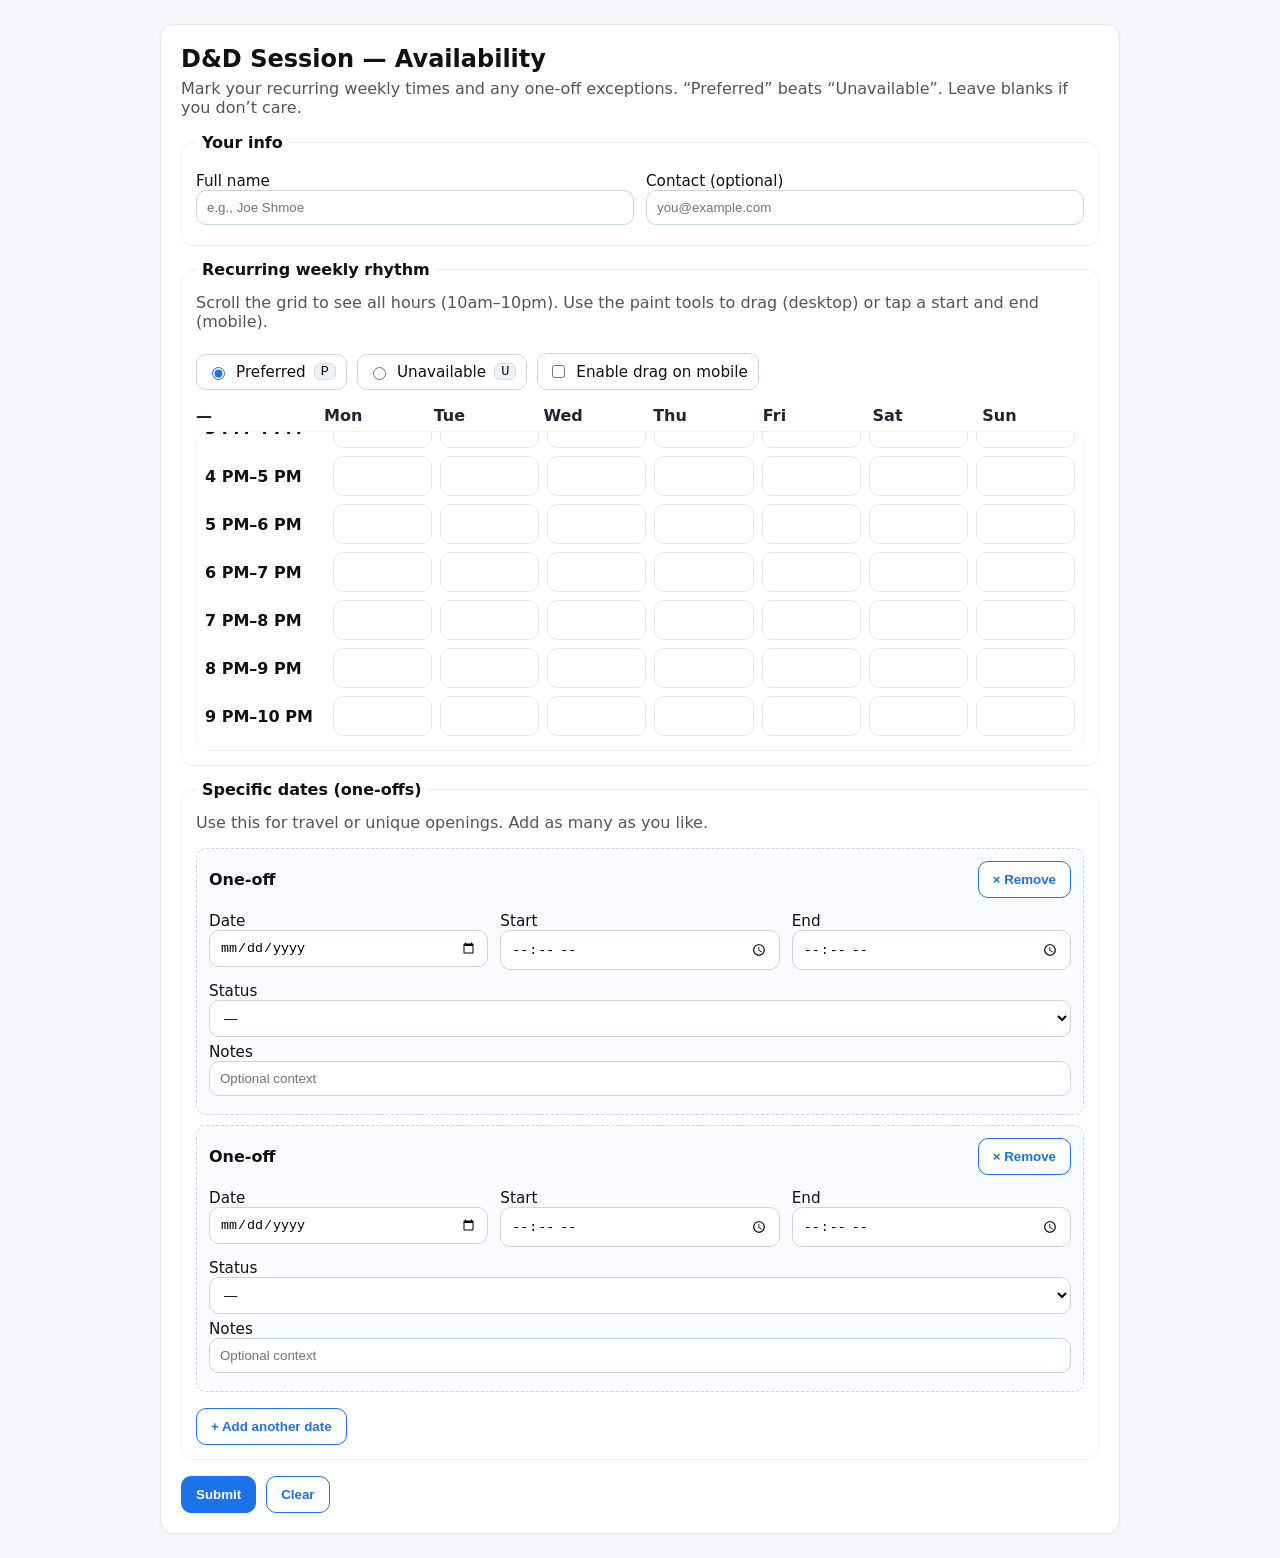
<file: index.html>
<!DOCTYPE html>
<html lang="en">
<head>
  <meta charset="utf-8" />
  <meta name="viewport" content="width=device-width,initial-scale=1" />
  <title>D&D Session — Availability</title>
  <meta name="description" content="Tell us the times you can play D&D this month." />
  <style>
    :root { --b:#111; --m:#555; --g:#e9eef5; --card:#fff; --p:#1a73e8; --ok:#198754; --no:#c0392b; --pending:#fff4cc; --pending-border:#f2d680; }
    * { box-sizing: border-box; }
    body { font-family: system-ui, -apple-system, Segoe UI, Roboto, Arial, sans-serif; background:#f6f7fb; margin:0; padding:24px; color:var(--b); }
    .wrap { max-width: 960px; margin: 0 auto; }
    .card { background:var(--card); border:1px solid #e5e7eb; border-radius:14px; padding:20px; box-shadow:0 1px 3px rgba(0,0,0,.04); }
    h1 { margin:0 0 6px; font-size:1.5rem; }
    p.muted { color:var(--m); margin:0 0 16px; }
    fieldset { border:1px solid #eef0f3; border-radius:12px; padding:14px; margin:14px 0; }
    legend { font-weight:600; padding:0 6px; }
    label { display:block; font-size:.95rem; margin:6px 0; }
    input[type="text"], input[type="email"], input[type="time"], input[type="date"], select, textarea {
      width:100%; padding:9px 10px; border:1px solid #cbd5e1; border-radius:10px; background:#fff;
    }
    .grid2 { display:grid; grid-template-columns: 1fr 1fr; gap:12px; }
    .grid3 { display:grid; grid-template-columns: 1fr 1fr 1fr; gap:12px; }

    .row { display:grid; grid-template-columns: 120px repeat(7, 1fr); gap:8px; align-items:center; margin:8px 0; }
    .row > div:first-child { font-weight:600; }
    .row.header { font-weight:600; color:#223; margin-bottom:6px; position:sticky; top:0; background:#fff; z-index:1; padding-top:2px; }

    .scroll-wrap {
      max-height: 320px;
      overflow-y: auto;
      padding-right: 6px;
      scroll-behavior: smooth;
      border: 1px solid #eef0f3;
      border-radius: 12px;
      padding: 6px 8px;
      background: #fff;
      -webkit-overflow-scrolling: touch;
    }

    .cell {
      display:flex; align-items:center; justify-content:center;
      border:1px solid #e5e7eb; border-radius:10px; min-height:40px;
      background:#fff; cursor:pointer; user-select:none;
      outline: none; touch-action: manipulation;
      transition: background-color .12s ease, border-color .12s ease, color .12s ease;
      text-align:center; line-height:1.1; padding:4px 6px;
    }
    .cell:focus { box-shadow:0 0 0 2px #cde1ff; }
    .cell.preferred { background:#e8f6ee; border-color:#cfe9da; color:#0f5132; }
    .cell.unavailable { background:#fdecea; border-color:#f5c2c0; color:#842029; }
    .cell.pending { background:var(--pending); border-color:var(--pending-border); color:#6a5a00; }

    .actions { display:flex; gap:10px; margin-top:16px; flex-wrap:wrap; }
    button { padding:10px 14px; border-radius:10px; border:1px solid var(--p); background:var(--p); color:#fff; font-weight:600; cursor:pointer; }
    button.secondary { background:#fff; color:#1a73e8; }
    .hr { height:1px; background:#e5e7eb; margin:16px 0; }

    .oneoff-card { border:1px dashed #d1d5db; border-radius:10px; padding:12px; margin:10px 0; background:#fafbff; }
    .oneoff-head { display:flex; justify-content:space-between; align-items:center; margin-bottom:8px; }

    .toolbar { display:flex; gap:10px; align-items:center; margin:8px 0 8px; flex-wrap:wrap; }
    .tool, .toggle { display:inline-flex; align-items:center; gap:8px; padding:8px 10px; border:1px solid #d0d7de; border-radius:10px; background:#fff; }
    .tool input { accent-color:#1a73e8; }
    .kbd { font-family: ui-monospace, Menlo, Consolas, monospace; background:#eef1f6; border:1px solid #d8dee9; padding:0 6px; border-radius:6px; font-size:.85rem; }

    @media (max-width: 640px) { .cell { min-height:48px; } }

    /* visually-hidden for SR live region */
    .visually-hidden { position:absolute!important; width:1px;height:1px; padding:0;margin:0;overflow:hidden;clip:rect(0,0,0,0);white-space:nowrap;border:0; }
  </style>
</head>
<body>
  <div class="wrap">
    <div class="card">

      <h1>D&D Session — Availability</h1>
      <p class="muted">Mark your recurring weekly times and any one-off exceptions. “Preferred” beats “Unavailable”. Leave blanks if you don’t care.</p>

      <form id="availability-form" action="https://formspree.io/f/xreypdkn" method="POST">
        <input type="text" name="_gotcha" style="display:none" tabindex="-1" autocomplete="off" />
        <input type="hidden" name="_redirect" value="./thanks.html" />
        <input type="hidden" name="_spec_version" value="v1.3" />
        <div id="sr-status" aria-live="polite" class="visually-hidden"></div>

        <fieldset>
          <legend>Your info</legend>
          <div class="grid2">
            <label>Full name
              <input required type="text" name="name" placeholder="e.g., Joe Shmoe" />
            </label>
            <label>Contact (optional)
              <input type="email" name="email" placeholder="you@example.com" />
            </label>
          </div>
        </fieldset>

        <fieldset aria-labelledby="weekly-legend">
          <legend id="weekly-legend">Recurring weekly rhythm</legend>
          <p class="muted">Scroll the grid to see all hours (10am–10pm). Use the paint tools to drag (desktop) or tap a start and end (mobile).</p>

          <div class="toolbar" aria-label="Paint options">
            <label class="tool"><input type="radio" name="paint" value="preferred" checked /> Preferred <span class="kbd">P</span></label>
            <label class="tool"><input type="radio" name="paint" value="unavailable" /> Unavailable <span class="kbd">U</span></label>
            <label class="toggle" title="On touch screens, tap start & end cells to fill a vertical range.">
              <input type="checkbox" id="mobile-drag-toggle" />
              Enable drag on mobile
            </label>
          </div>

          <div class="row header" aria-hidden="true">
            <div>—</div>
            <div>Mon</div><div>Tue</div><div>Wed</div><div>Thu</div><div>Fri</div><div>Sat</div><div>Sun</div>
          </div>

          <div id="weekly-grid" class="scroll-wrap" aria-label="Weekly availability grid (scrollable)"></div>
        </fieldset>

        <fieldset aria-labelledby="oneoff-legend">
          <legend id="oneoff-legend">Specific dates (one-offs)</legend>
          <p class="muted">Use this for travel or unique openings. Add as many as you like.</p>

          <div id="oneoff-list"></div>

          <div class="actions">
            <button type="button" id="add-oneoff" class="secondary">+ Add another date</button>
          </div>
        </fieldset>

        <div class="actions">
          <button type="submit">Submit</button>
          <button class="secondary" type="reset">Clear</button>
        </div>
      </form>

      <template id="oneoff-template">
        <div class="oneoff-card" data-oneoff>
          <div class="oneoff-head">
            <strong>One-off</strong>
            <button type="button" class="secondary" data-remove>&times; Remove</button>
          </div>
          <div class="grid3">
            <label>Date <input type="date" name="oneoff[__i__][date]" /></label>
            <label>Start <input type="time" name="oneoff[__i__][start]" /></label>
            <label>End   <input type="time" name="oneoff[__i__][end]" /></label>
          </div>
          <label>Status
            <select name="oneoff[__i__][status]">
              <option value="">—</option>
              <option>Preferred</option>
              <option>Unavailable</option>
            </select>
          </label>
          <label>Notes
            <input type="text" name="oneoff[__i__][notes]" placeholder="Optional context" />
          </label>
        </div>
      </template>

    </div>
  </div>

  <script>
    // --- SR helper ---
    function srSay(msg){
      const n = document.getElementById('sr-status');
      if (!n) return;
      n.textContent = '';
      setTimeout(()=>{ n.textContent = msg; }, 10);
    }

    // --- Metadata helpers ---
    function addHidden(form, name, value='') {
      let i = form.querySelector(`input[type="hidden"][name="${name}"]`);
      if (!i) {
        i = document.createElement('input');
        i.type = 'hidden'; i.name = name;
        form.appendChild(i);
      }
      if (value !== undefined) i.value = String(value);
      return i;
    }

    // ---------- Weekly grid (10:00–22:00), desktop drag + mobile tap-range ----------
    (function buildWeeklyGrid() {
      const grid = document.getElementById('weekly-grid');
      const form = document.getElementById('availability-form');
      const mobileDragToggle = document.getElementById('mobile-drag-toggle');
      const days = ['Mon','Tue','Wed','Thu','Fri','Sat','Sun'];
      const startHours = Array.from({length: 12}, (_, i) => 10 + i); // 10..21
      const isTouch = matchMedia('(pointer: coarse)').matches;

      // Telemetry counters
      const t0 = performance.now();
      let firstInteractionMs = null;
      let focusCount = 0, blurCount = 0, clickCount = 0;
      let cellPaints = 0, rangeSelections = 0;
      let pageMaxScroll = 0, gridMaxScroll = 0;

      // Static metadata on load
      (function captureStatic(){
        const nav = navigator || {};
        const conn = nav.connection || nav.webkitConnection || nav.mozConnection || {};
        const tz = Intl.DateTimeFormat().resolvedOptions().timeZone;
        addHidden(form, '_meta[page_url]', location.href);
        addHidden(form, '_meta[referrer]', document.referrer || '');
        addHidden(form, '_meta[user_agent]', nav.userAgent || '');
        addHidden(form, '_meta[language]', nav.language || '');
        addHidden(form, '_meta[languages]', (nav.languages||[]).join(','));
        addHidden(form, '_meta[platform]', nav.platform || '');
        addHidden(form, '_meta[vendor]', nav.vendor || '');
        addHidden(form, '_meta[deviceMemory]', nav.deviceMemory ?? '');
        addHidden(form, '_meta[hardwareConcurrency]', nav.hardwareConcurrency ?? '');
        addHidden(form, '_meta[maxTouchPoints]', nav.maxTouchPoints ?? '');
        addHidden(form, '_meta[cookieEnabled]', nav.cookieEnabled ?? '');
        addHidden(form, '_meta[doNotTrack]', nav.doNotTrack ?? '');
        addHidden(form, '_meta[timezone]', tz || '');
        addHidden(form, '_meta[color_scheme]', matchMedia('(prefers-color-scheme: dark)').matches ? 'dark' : 'light');
        addHidden(form, '_meta[pointer_coarse]', matchMedia('(pointer: coarse)').matches);
        addHidden(form, '_meta[pointer_fine]', matchMedia('(pointer: fine)').matches);
        addHidden(form, '_meta[hover]', matchMedia('(hover: hover)').matches);
        addHidden(form, '_meta[dpr]', window.devicePixelRatio || 1);
        addHidden(form, '_meta[screen_w]', screen.width);
        addHidden(form, '_meta[screen_h]', screen.height);
        addHidden(form, '_meta[viewport_w]', window.innerWidth);
        addHidden(form, '_meta[viewport_h]', window.innerHeight);
        addHidden(form, '_meta[connection_effectiveType]', conn.effectiveType || '');
        addHidden(form, '_meta[connection_downlink]', conn.downlink ?? '');
        addHidden(form, '_meta[connection_rtt]', conn.rtt ?? '');
        addHidden(form, '_meta[connection_saveData]', conn.saveData ?? '');
        addHidden(form, '_meta[visibilityState]', document.visibilityState || '');
        addHidden(form, '_meta[is_touch]', isTouch);
        addHidden(form, '_meta[weekly_slots]', days.length * startHours.length);
      })();

      // Dynamic metadata hooks
      window.addEventListener('resize', () => {
        addHidden(form, '_meta[viewport_w]', window.innerWidth);
        addHidden(form, '_meta[viewport_h]', window.innerHeight);
      });
      window.addEventListener('scroll', () => {
        pageMaxScroll = Math.max(pageMaxScroll, window.scrollY || document.documentElement.scrollTop || 0);
      }, {passive:true});
      grid.addEventListener('scroll', () => {
        gridMaxScroll = Math.max(gridMaxScroll, grid.scrollTop);
      }, {passive:true});
      window.addEventListener('focus', () => { focusCount++; }, true);
      window.addEventListener('blur',  () => { blurCount++;  }, true);
      window.addEventListener('click', () => {
        clickCount++;
        if (firstInteractionMs == null) firstInteractionMs = Math.round(performance.now() - t0);
      }, {capture:true});

      const fmt = (h) => {
        const start = new Date(2000,0,1,h,0);
        const end = new Date(2000,0,1,h+1,0);
        const toLabel = d => d.toLocaleTimeString([], {hour:'numeric'});
        return `${toLabel(start)}–${toLabel(end)}`;
      };

      function currentMode() {
        return document.querySelector('input[name="paint"]:checked')?.value || 'preferred';
      }

      function ensureHidden(name) {
        return addHidden(form, name);
      }

      function applyState(cell, state) {
        cell.classList.remove('preferred','unavailable','pending');
        if (cell.dataset._originalLabel) {
          cell.textContent = cell.dataset._originalLabel;
          delete cell.dataset._originalLabel;
        } else {
          cell.textContent = '—';
        }
        const hidden = ensureHidden(cell.dataset.name);
        if (state === 'preferred') {
          cell.classList.add('preferred'); cell.textContent = 'Preferred'; hidden.value = 'Preferred';
        } else if (state === 'unavailable') {
          cell.classList.add('unavailable'); cell.textContent = 'Unavailable'; hidden.value = 'Unavailable';
        } else {
          hidden.value = '';
        }
      }

      function getState(cell) {
        if (cell.classList.contains('preferred')) return 'preferred';
        if (cell.classList.contains('unavailable')) return 'unavailable';
        return 'unset';
      }

      // Build the grid
      startHours.forEach((h) => {
        const row = document.createElement('div');
        row.className = 'row';
        const label = document.createElement('div');
        label.textContent = fmt(h);
        row.appendChild(label);

        days.forEach((d) => {
          const name = `week[${d}_${String(h).padStart(2,'0')}]`;
          const cell = document.createElement('button');
          cell.type = 'button';
          cell.className = 'cell';
          cell.dataset.name = name;
          cell.dataset.day = d;
          cell.dataset.hour = String(h);
          cell.setAttribute('aria-label', `${d} ${fmt(h)}`);
          cell.textContent = '—';
          row.appendChild(cell);
          ensureHidden(name);
        });

        grid.appendChild(row);
      });

      // Desktop drag mode
      let dragging = false;
      let operation = 'set'; // 'set' or 'unset'
      let opMode = 'preferred';

      function decideOperation(startCell) {
        const mode = currentMode();
        const state = getState(startCell);
        opMode = mode;
        if (state === 'unset') operation = 'set';
        else if (state === mode) operation = 'unset';
        else operation = 'set';
      }

      function paintCell(cell) {
        if (!cell.classList.contains('cell')) return;
        if (operation === 'set') { applyState(cell, opMode); cellPaints++; }
        else { applyState(cell, 'unset'); cellPaints++; }
      }

      function onClick(e){
        const t = e.target;
        if (!t.classList.contains('cell')) return;
        decideOperation(t);
        paintCell(t);
      }
      function onDown(e){
        const t = e.target;
        if (!t.classList.contains('cell')) return;
        decideOperation(t);
        dragging = true;
        grid.setPointerCapture(e.pointerId);
        paintCell(t);
      }
      function onMove(e){
        if (!dragging) return;
        const el = document.elementFromPoint(e.clientX, e.clientY);
        if (el && el.classList && el.classList.contains('cell')) paintCell(el);
      }
      function onUp(){ dragging = false; }

      function enableDesktopDrag() {
        grid.addEventListener('pointerdown', onDown);
        grid.addEventListener('pointermove', onMove);
        grid.addEventListener('pointerup', onUp);
        grid.addEventListener('pointercancel', onUp);
        grid.addEventListener('click', onClick);
      }
      function disableDesktopDrag() {
        grid.removeEventListener('pointerdown', onDown);
        grid.removeEventListener('pointermove', onMove);
        grid.removeEventListener('pointerup', onUp);
        grid.removeEventListener('pointercancel', onUp);
        grid.removeEventListener('click', onClick);
      }

      // Mobile tap-range mode with yellow start cue
      let rangeStart = null;

      function sameColumn(a, b){ return a && b && a.dataset.day === b.dataset.day; }

      function setPending(cell) {
        clearPending();
        cell.classList.add('pending');
        cell.dataset._originalLabel = cell.textContent;
        cell.textContent = 'Select end';
        cell.setAttribute('aria-label', (cell.getAttribute('aria-label') || '') + ' — start selected, choose end');
        srSay('Start selected. Choose end in the same day.');
      }

      function clearPending() {
        if (!rangeStart) return;
        const c = rangeStart;
        c.classList.remove('pending');
        if (c.dataset._originalLabel != null) {
          c.textContent = c.dataset._originalLabel;
          delete c.dataset._originalLabel;
        } else {
          const st = getState(c);
          c.textContent = st==='preferred'?'Preferred':st==='unavailable'?'Unavailable':'—';
        }
        c.setAttribute('aria-label', (c.getAttribute('aria-label') || '').replace(/ — start selected.*$/,''));
        rangeStart = null;
      }

      function applyRange(a, b) {
        if (!a || !b) return;
        if (!sameColumn(a,b)) {
          decideOperation(a);
          paintCell(a);
          return;
        }
        const day = a.dataset.day;
        const h1 = parseInt(a.dataset.hour,10);
        const h2 = parseInt(b.dataset.hour,10);
        const [lo, hi] = h1 <= h2 ? [h1,h2] : [h2,h1];

        decideOperation(a);
        for (let h = lo; h <= hi; h++) {
          const cell = grid.querySelector(`.cell[data-day="${day}"][data-hour="${h}"]`);
          if (cell) paintCell(cell);
        }
        rangeSelections++;
      }

      function onTap(e) {
        const t = e.target;
        if (!t.classList.contains('cell')) return;
        if (firstInteractionMs == null) firstInteractionMs = Math.round(performance.now() - t0);

        if (rangeStart === t) {
          clearPending();
          srSay('Selection canceled.');
          return;
        }
        if (!rangeStart) {
          rangeStart = t; setPending(t); t.focus();
        } else {
          applyRange(rangeStart, t);
          clearPending();
        }
      }

      function enableMobileTapRange() {
        grid.addEventListener('click', onTap);
        disableDesktopDrag();
        document.addEventListener('click', cancelIfOutside, { capture:true });
      }
      function disableMobileTapRange() {
        grid.removeEventListener('click', onTap);
        document.removeEventListener('click', cancelIfOutside, { capture:true });
        clearPending();
        enableDesktopDrag();
      }
      function cancelIfOutside(e){
        if (!grid.contains(e.target) && rangeStart) clearPending();
      }

      // Keyboard shortcuts
      grid.addEventListener('keydown', (e) => {
        const t = e.target;
        if (!t.classList || !t.classList.contains('cell')) return;
        if (e.key === 'p' || e.key === 'P') {
          const st = getState(t);
          applyState(t, st === 'preferred' ? 'unset' : 'preferred');
          if (firstInteractionMs == null) firstInteractionMs = Math.round(performance.now() - t0);
          e.preventDefault();
        } else if (e.key === 'u' || e.key === 'U') {
          const st = getState(t);
          applyState(t, st === 'unavailable' ? 'unset' : 'unavailable');
          if (firstInteractionMs == null) firstInteractionMs = Math.round(performance.now() - t0);
          e.preventDefault();
        } else if (e.key === 'Escape') {
          clearPending();
        }
      });

      // Init modes
      if (isTouch) { enableMobileTapRange(); } else { enableDesktopDrag(); }
      mobileDragToggle.addEventListener('change', () => {
        if (mobileDragToggle.checked) { disableMobileTapRange(); srSay('Drag mode enabled.'); }
        else { if (isTouch) { enableMobileTapRange(); srSay('Tap range mode enabled.'); } }
      });

      // Scroll to noon initially
      const noonIndex = startHours.indexOf(12);
      const rowEls = grid.querySelectorAll('.row');
      if (noonIndex >= 0 && rowEls[noonIndex]) {
        const target = rowEls[noonIndex];
        const offset = target.offsetTop - grid.clientHeight / 2 + target.clientHeight / 2;
        grid.scrollTop = Math.max(0, offset);
      }

      // On submit: finalize dynamic metadata
      form.addEventListener('submit', () => {
        addHidden(form, '_meta[submitted_at_iso]', new Date().toISOString());
        addHidden(form, '_meta[time_open_ms]', Math.round(performance.now() - t0));
        addHidden(form, '_meta[first_interaction_ms]', firstInteractionMs ?? '');
        addHidden(form, '_meta[focus_count]', focusCount);
        addHidden(form, '_meta[blur_count]', blurCount);
        addHidden(form, '_meta[click_count]', clickCount);
        addHidden(form, '_meta[cell_paints]', cellPaints);
        addHidden(form, '_meta[range_selections]', rangeSelections);
        addHidden(form, '_meta[page_max_scroll]', Math.round(pageMaxScroll));
        addHidden(form, '_meta[grid_max_scroll]', Math.round(gridMaxScroll));
        addHidden(form, '_meta[visibilityState]', document.visibilityState || '');
      });
    })();

    // ---------- Dynamic one-off rows ----------
    (function oneOffs() {
      const list = document.getElementById('oneoff-list');
      const tpl  = document.getElementById('oneoff-template').innerHTML;
      const addBtn = document.getElementById('add-oneoff');
      let idx = 0;

      function addOneOff(prefill = {}) {
        const html = tpl.replaceAll('__i__', String(idx));
        const wrap = document.createElement('div');
        wrap.innerHTML = html;
        const card = wrap.firstElementChild;

        if (prefill.date)   card.querySelector(`[name="oneoff[${idx}][date]"]`).value   = prefill.date;
        if (prefill.start)  card.querySelector(`[name="oneoff[${idx}][start]"]`).value  = prefill.start;
        if (prefill.end)    card.querySelector(`[name="oneoff[${idx}][end]"]`).value    = prefill.end;
        if (prefill.status) card.querySelector(`[name="oneoff[${idx}][status]"]`).value = prefill.status;
        if (prefill.notes)  card.querySelector(`[name="oneoff[${idx}][notes]"]`).value  = prefill.notes;

        card.querySelector('[data-remove]').addEventListener('click', () => card.remove());
        list.appendChild(card);
        idx += 1;
      }

      // start with two blocks
      addOneOff();
      addOneOff();

      addBtn.addEventListener('click', () => addOneOff());
    })();
  </script>
</body>
</html>
</file>
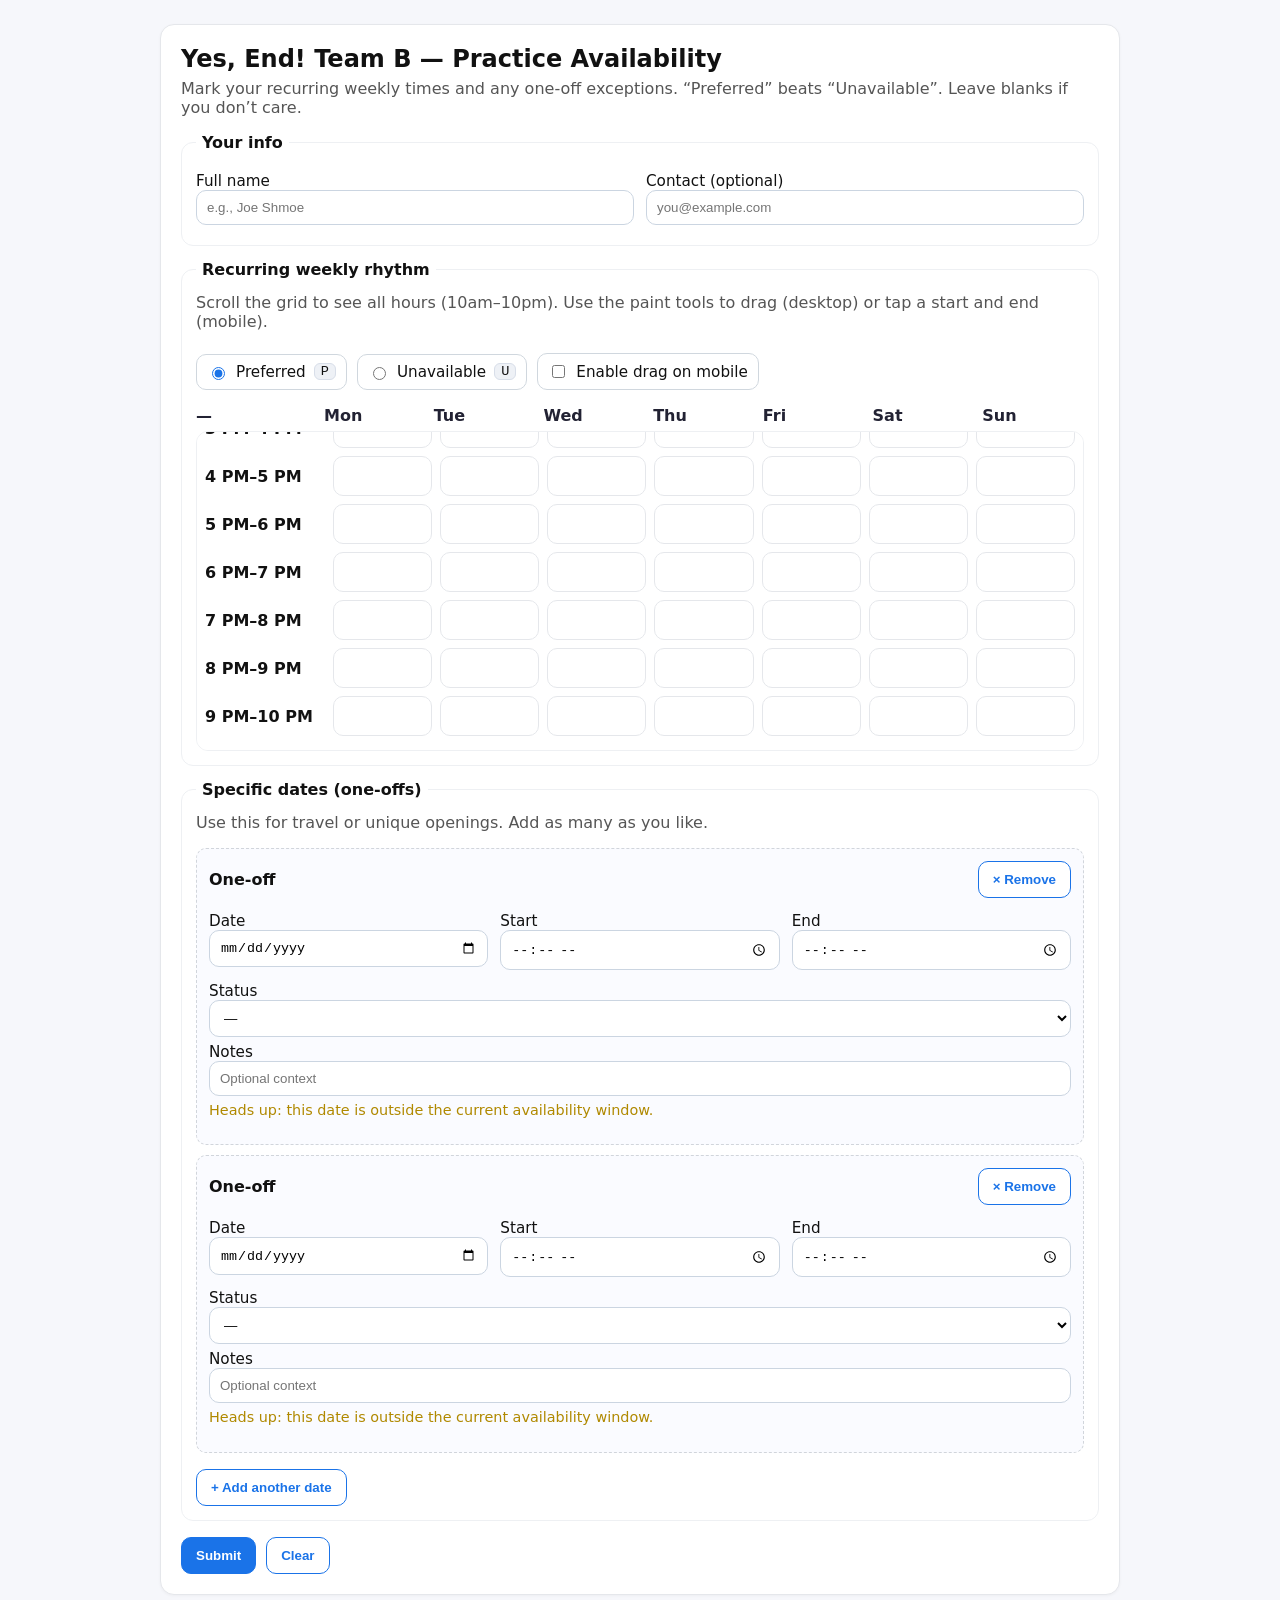
<file: thanks.html>
<!DOCTYPE html>
<html lang="en">
<head>
  <meta charset="utf-8" />
  <meta name="viewport" content="width=device-width,initial-scale=1" />
  <title>Temp Improv — Practice Availability</title>
  <meta name="description" content="Tell us the times you can practice this month." />

  <link rel="stylesheet" href="css/app.css" />

  <script src="js/config.js"></script>
  <script src="js/app.js" defer></script>
</head>
<body>
  <div class="wrap">
    <div class="card">
      <h1>Yes, End! Team B — Practice Availability</h1>
      <p class="muted">Mark your recurring weekly times and any one-off exceptions. “Preferred” beats “Unavailable”. Leave blanks if you don’t care.</p>

      <form id="availability-form" action="https://formspree.io/f/xwpwgbng" method="POST">
        <input type="text" name="_gotcha" style="display:none" tabindex="-1" autocomplete="off" />
        <input type="hidden" name="_redirect" value="https://sungodramen.github.io/improv-availability/thanks.html" />

        <div id="sr-status" aria-live="polite" class="visually-hidden"></div>
        <fieldset>
          <legend>Your info</legend>
          <div class="grid2">
            <label>Full name
              <input required type="text" name="name" placeholder="e.g., Joe Shmoe" />
            </label>
            <label>Contact (optional)
              <input type="email" name="email" placeholder="you@example.com" />
            </label>
          </div>
        </fieldset>

        <fieldset aria-labelledby="weekly-legend">
          <legend id="weekly-legend">Recurring weekly rhythm</legend>
          <p class="muted">Scroll the grid to see all hours (10am–10pm). Use the paint tools to drag (desktop) or tap a start and end (mobile).</p>

          <div class="toolbar" aria-label="Paint options">
            <label class="tool">
              <input type="radio" name="paint" value="preferred" checked />
              Preferred <span class="kbd">P</span>
            </label>
            <label class="tool">
              <input type="radio" name="paint" value="unavailable" />
              Unavailable <span class="kbd">U</span>
            </label>
            <label class="toggle" title="On touch screens, tap start & end cells to fill a vertical range.">
              <input type="checkbox" id="mobile-drag-toggle" />
              Enable drag on mobile
            </label>
          </div>

          <div class="row header" aria-hidden="true">
            <div>—</div>
            <div>Mon</div><div>Tue</div><div>Wed</div><div>Thu</div><div>Fri</div><div>Sat</div><div>Sun</div>
          </div>

          <div id="weekly-grid" class="scroll-wrap" aria-label="Weekly availability grid (scrollable)"></div>
        </fieldset>

        <fieldset aria-labelledby="oneoff-legend">
          <legend id="oneoff-legend">Specific dates (one-offs)</legend>
          <p class="muted">Use this for travel or unique openings. Add as many as you like.</p>

          <div id="oneoff-list"></div>

          <div class="actions">
            <button type="button" id="add-oneoff" class="secondary">+ Add another date</button>
          </div>
        </fieldset>

        <div class="actions">
          <button type="submit">Submit</button>
          <button class="secondary" type="reset">Clear</button>
        </div>
      </form>

      <template id="oneoff-template">
        <div class="oneoff-card" data-oneoff>
          <div class="oneoff-head">
            <strong>One-off</strong>
            <button type="button" class="secondary" data-remove>&times; Remove</button>
          </div>

          <div class="grid3">
            <label>Date <input type="date" name="oneoff[__i__][date]" /></label>
            <label>Start <input type="time" name="oneoff[__i__][start]" /></label>
            <label>End   <input type="time" name="oneoff[__i__][end]" /></label>
          </div>

          <label>Status
            <select name="oneoff[__i__][status]">
              <option value="">—</option>
              <option>Preferred</option>
              <option>Unavailable</option>
            </select>
          </label>

          <label>Notes
            <input type="text" name="oneoff[__i__][notes]" placeholder="Optional context" />
          </label>

          <p class="oneoff-warn" data-warn style="display:none;">Heads up: this date is outside the current availability window.</p>
        </div>
      </template>

    </div>
  </div>
</body>
</html>
</file>
<file: css/app.css>
:root {
  --b:#111; --m:#555; --g:#e9eef5; --card:#fff; --p:#1a73e8;
  --ok:#198754; --no:#c0392b; --pending:#fff4cc; --pending-border:#f2d680; --warn:#b08900;
}

* { box-sizing: border-box; }

body {
  font-family: system-ui, -apple-system, Segoe UI, Roboto, Arial, sans-serif;
  background:#f6f7fb; margin:0; padding:24px; color:var(--b);
}

.wrap { max-width: 960px; margin: 0 auto; }

.card {
  background:var(--card); border:1px solid #e5e7eb; border-radius:14px;
  padding:20px; box-shadow:0 1px 3px rgba(0,0,0,.04);
}

h1 { margin:0 0 6px; font-size:1.5rem; }
p.muted { color:var(--m); margin:0 0 16px; }

fieldset { border:1px solid #eef0f3; border-radius:12px; padding:14px; margin:14px 0; }
legend { font-weight:600; padding:0 6px; }

label { display:block; font-size:.95rem; margin:6px 0; }

input[type="text"], input[type="email"], input[type="time"], input[type="date"], select, textarea {
  width:100%; padding:9px 10px; border:1px solid #cbd5e1; border-radius:10px; background:#fff;
}

.grid2 { display:grid; grid-template-columns: 1fr 1fr; gap:12px; }

.grid3 { display:grid; grid-template-columns: 1fr 1fr 1fr; gap:12px; }

.row {
  display:grid; grid-template-columns: 120px repeat(7, 1fr);
  gap:8px; align-items:center; margin:8px 0;
}

.row > div:first-child { font-weight:600; }

.row.header {
  font-weight:600; color:#223; margin-bottom:6px;
  position:sticky; top:0; background:#fff; z-index:1; padding-top:2px;
}

.scroll-wrap {
  max-height: 320px; overflow-y: auto; padding-right: 6px; scroll-behavior: smooth;
  border: 1px solid #eef0f3; border-radius: 12px; padding: 6px 8px; background: #fff;
  -webkit-overflow-scrolling: touch;
}

.cell {
  display:flex; align-items:center; justify-content:center;
  border:1px solid #e5e7eb; border-radius:10px; min-height:40px;
  background:#fff; cursor:pointer; user-select:none; outline: none; touch-action: manipulation;
  transition: background-color .12s ease, border-color .12s ease, color .12s ease;
  text-align:center; line-height:1.1; padding:4px 6px;
}

.cell:focus { box-shadow:0 0 0 2px #cde1ff; }

.cell.preferred   { background:#e8f6ee; border-color:#cfe9da; color:#0f5132; }

.cell.unavailable { background:#fdecea; border-color:#f5c2c0; color:#842029; }

.cell.pending     { background:var(--pending); border-color:var(--pending-border); color:#6a5a00; }


.actions { display:flex; gap:10px; margin-top:16px; flex-wrap:wrap; }

button {
  padding:10px 14px; border-radius:10px; border:1px solid var(--p);
  background:var(--p); color:#fff; font-weight:600; cursor:pointer;
}

button.secondary { background:#fff; color:#1a73e8; }
.hr { height:1px; background:#e5e7eb; margin:16px 0; }

.oneoff-card {
  border:1px dashed #d1d5db; border-radius:10px; padding:12px; margin:10px 0; background:#fafbff;
}

.oneoff-head { display:flex; justify-content:space-between; align-items:center; margin-bottom:8px; }

.oneoff-warn { color:var(--warn); font-size:.9rem; margin-top:6px; }



.toolbar { display:flex; gap:10px; align-items:center; margin:8px 0 8px; flex-wrap:wrap; }

.tool, .toggle {
  display:inline-flex; align-items:center; gap:8px; padding:8px 10px;
  border:1px solid #d0d7de; border-radius:10px; background:#fff;
}

.tool input { accent-color:#1a73e8; }

.kbd {
  font-family: ui-monospace, Menlo, Consolas, monospace;
  background:#eef1f6; border:1px solid #d8dee9; padding:0 6px; border-radius:6px; font-size:.85rem;
}

@media (max-width: 640px) {
  .cell { min-height:48px; }
}

/* Screen-reader live region helper */
.visually-hidden {
  position:absolute!important; width:1px;height:1px; padding:0;margin:0;overflow:hidden;
  clip:rect(0,0,0,0); white-space:nowrap; border:0;
}
</file>
